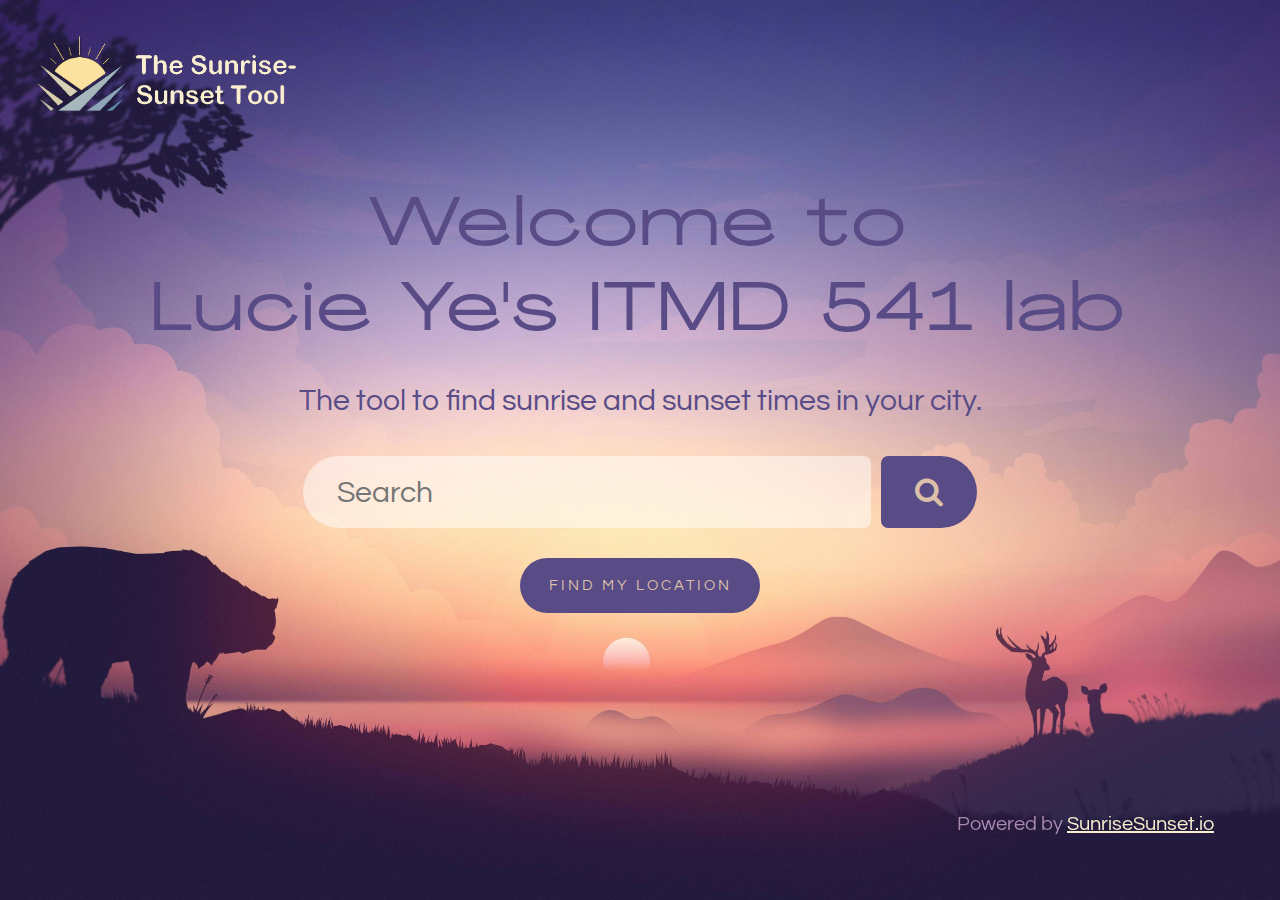
<file: index.html>
<!DOCTYPE html>
<html lang="en">

<head>
    <meta charset="UTF-8">
    <meta name="viewport" content="width=device-width, initial-scale=1.0">
    <title>Sunset and Sunrise times</title>
    <link rel="icon" type = "image/png" href = "img/tab-icon.png">
    <link href="style-common.css" rel="stylesheet">
    <link href="style-landing.css" rel="stylesheet">
    <link href="font.css" rel="stylesheet">
    <link href='https://fonts.googleapis.com/css?family=Questrial' rel='stylesheet'>
    <link rel="stylesheet" href="https://cdnjs.cloudflare.com/ajax/libs/font-awesome/4.7.0/css/font-awesome.min.css">
    <script src="script.js"></script>
</head>

<body>
    <header>
        <a href="./" id="home"><img src="./img/logo.png" alt="Sunrise-Sunset Logo"></a>
    </header>
    <div class="content">
        <div class="welcome">
            <h1>Welcome to<br>Lucie Ye's ITMD 541 lab</h1>
            <p>The tool to find sunrise and sunset times in your city.</p>
        </div>

        <div class="input-group">
            <input type="text" class="search-input" id="location" placeholder="Search">
            <span class="input-group-btn">
                <button type="submit" class="search-btn" data-target="#search-form" id="search-btn"><i
                        class="fa fa-search"></i></button>
            </span>
        </div>
        <button type="button" id="find-location">FIND MY LOCATION</button>
    </div>
    <footer>
        <p>Powered by <a href="https://sunrisesunset.io">SunriseSunset.io</a></p>
    </footer>
</body>

</html>
</file>
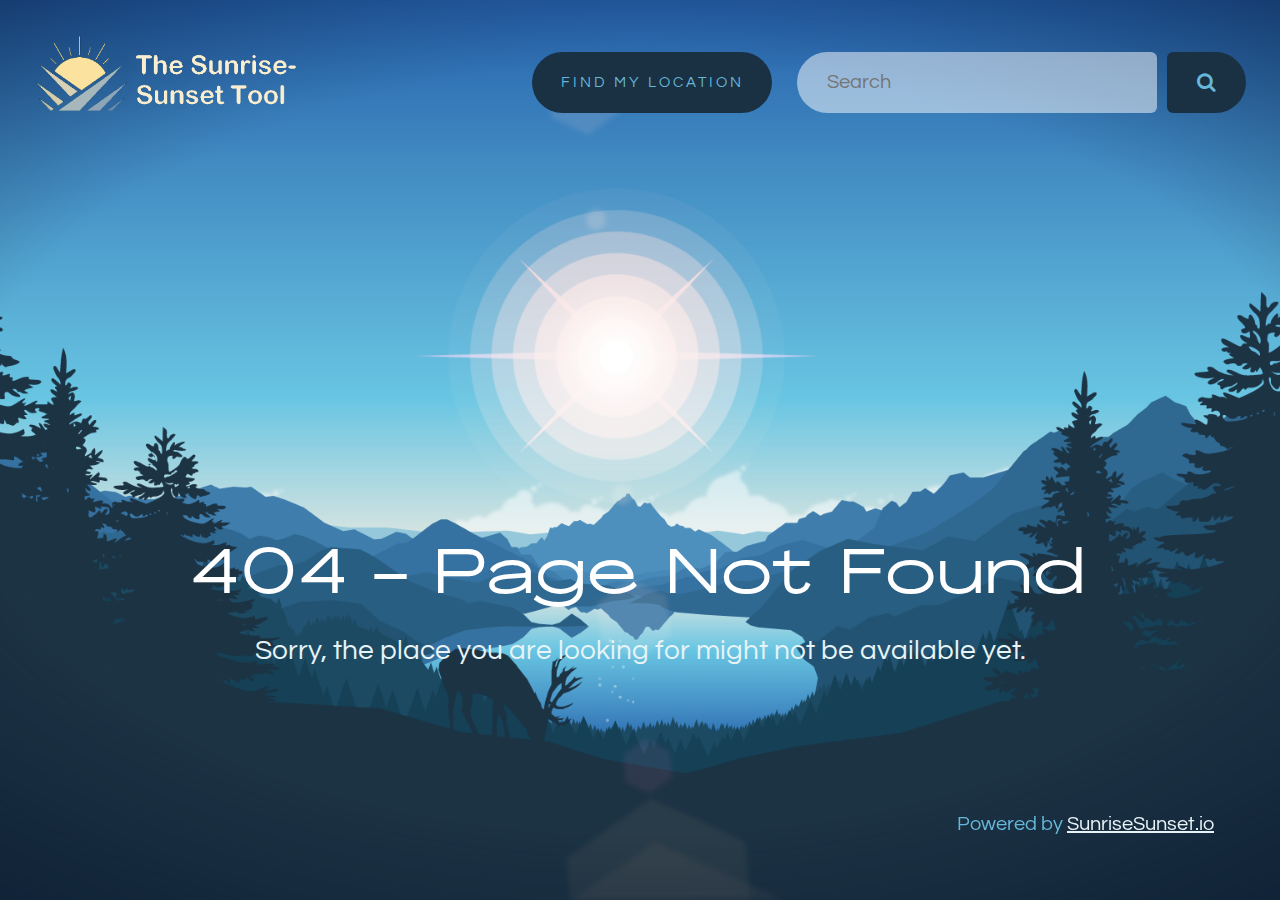
<file: dashboard.html>
<!DOCTYPE html>
<html lang="en">

<head>
    <meta charset="UTF-8">
    <meta name="viewport" content="width=device-width, initial-scale=1.0">
    <title>Sunset and Sunrise times</title>
    <link rel="icon" type = "image/png" href = "img/tab-icon.png">
    <link href="style-common.css" rel="stylesheet">
    <link href="style-dashboard.css" rel="stylesheet">
    <link href="font.css" rel="stylesheet">
    <link href='https://fonts.googleapis.com/css?family=Questrial' rel='stylesheet'>
    <link rel="stylesheet" href="https://cdnjs.cloudflare.com/ajax/libs/font-awesome/4.7.0/css/font-awesome.min.css">
    <script src="script.js"></script>
    <script src="dashboard.js"></script>
</head>

<body>
    <header>
        <a href="./" id="home"><img src="./img/logo.png" alt="Sunrise-Sunset Logo"></a>
        <div class="user-search">
            <button type="button" id="find-location">FIND MY LOCATION</button>
            <div class="input-group">
                <input type="text" class="search-input" id="location" placeholder="Search">
                <span class="input-group-btn">
                    <button type="submit" class="search-btn" data-target="#search-form" id="search-btn"><i
                            class="fa fa-search"></i></button>
                </span>
            </div>
        </div>
    </header>
</body>

</html>
</file>
<file: style-common.css>
* {
    margin: 0;
    padding: 0;
}

body {
    background-size: cover;
    background-attachment: fixed;
    background-position: center;
    overflow-x: hidden;
    font-family: 'Questrial';
}

header {
    display: flex;
    flex-direction: row;
    justify-content: space-between;
    align-items: center;
    padding: 20px;
    padding-right: 34px;
}

.user-search {
    display: flex;
    flex-direction: row;
    align-items: center;
    margin-top: 3.5vh;
}

#home img {
    position: absolute;
    top: 4vh;
    left: 4vh;
    width: 260px;
    height: auto;
}

h1,
h2 {
    font-family: 'Agrandir';
    font-weight: bolder;
    text-align: left;
    letter-spacing: 5px;
    color: rgba(255, 255, 255, 0.75);
    font-size: 60px;
    margin-top: 45px;
    margin-left: 4vh;
    margin-right: 4vh;
}

.input-group {
    display: flex;
    justify-content: center;
    align-items: stretch;
    margin-left: 25px;
}

.search-input,
.search-btn,
button {
    padding: 20px 30px;
    border: none;
    border-radius: 50px;
    font-size: 20px;
    font-family: 'Questrial';
    cursor: pointer;
}

.search-input {
    font-family: 'Questrial';
    border-top-right-radius: 10px;
    border-bottom-right-radius: 10px;
    width: 300px;
    cursor: text;
}

.search-btn {
    margin-left: 10px;
    border-top-left-radius: 10px;
    border-bottom-left-radius: 10px;
}

input:focus {
    outline: none;
}

#find-location {
    padding: 5px 6px;
    width: 240px;
    height: 61px;
    font-size: 15px;
    letter-spacing: 3px;
    display: block;
    margin-left: auto;
    margin-right: auto;
}

footer {
    bottom: 4vh;
    right: 4vh;
    margin: 10px;
    text-align: right;
}

/* For small screens */
@media only screen and (max-width: 790px) {
    #home img {
        width: 180px;
    }

    header {
        justify-content: center;
        padding: 4vh;
    }
    
    .search-input {
        width: 70%;
    }

    #find-location {
        height: 40px;
        margin-top: 14px;
    }

    .user-search {
        flex-direction: column-reverse;
        justify-content: center;
        margin-top: 12vh;
    }

    .input-group {
        margin-left: 0px;
    }

    footer {
        font-size: 14px;
    }
}

/* For medium screens */
@media only screen and (min-width: 681px) and (max-width: 1074px) {
    #home img {
        width: 220px;
    }

    .search-input {
        width: 70%;
    }

    #find-location {
        height: 40px;
        margin: 0;
        margin-left: auto;
        margin-top: 14px;
    }

    .user-search {
        flex-direction: column-reverse;
        justify-content: center;
        margin-right: 2vh;
    }

    .input-group {
        margin-left: 0px;
    }

    footer {
        padding: 15px;
        font-size: 18px;
    }
}

/* For large screens */
@media only screen and (min-width: 1075px) {
    #home img {
        width: 260px;
    }

    footer {
        padding: 20px;
        font-size: 20px;
    }
}
</file>
<file: style-landing.css>
body {
    background-image: url("./img/backgrounds/landing.jpg");
    overflow: hidden;
}

#home img {
    position: absolute;
    top: 4vh;
    left: 4vh;
    width: 260px;
    height: auto;
}

h1 {
    text-align: center;
    color: #584B86;
    font-size: 65px;
    margin: 0;
    padding: 10px;
}

.content {
    display: flex;
    flex-direction: column;
    align-items: center;
    margin-top: 15vh;
}

.welcome p {
    font-size: 30px;
    color: #584B86;
    margin-top: 20px;
    text-align: center;
}

.input-group {
    margin: 0;
    margin-top: 30px;
    padding: 10px;
}

.search-input,
.search-btn,
button {
    padding: 20px 34px;
    border: none;
    border-radius: 50px;
    font-size: 30px;
    font-family: 'Questrial';
    background-color: #584B86;
    color: #DCC0A9;
    cursor: pointer;
}

.search-input {
    font-family: 'Questrial';
    background-color: rgba(255, 255, 255, 0.5);
    border-top-right-radius: 10px;
    border-bottom-right-radius: 10px;
    width: 350px;
    cursor: text;
}

.search-btn {
    margin-left: 10px;
    border-top-left-radius: 10px;
    border-bottom-left-radius: 10px;
}

.search-input {
    background-color: rgba(255, 255, 255, 0.5);
    color: #584B86;
}

#find-location {
    margin-top: 20px;
    height: 55px;
}

footer {
    position: fixed;
    color: #A78BAF;
}

footer a {
    color: rgb(249, 238, 207);
}

/* For small screens */
@media only screen and (max-width: 680px) {
    #home img {
        width: 180px;
    }

    .search-input {
        width: 200px;
    }

    #find-location {
        height: 40px;
    }

    h1 {
        font-size: 40px;
        text-align: center;
    }

    .welcome p {
        font-size: 20px;
    }

    footer {
        font-size: 14px;
        padding: 10px;
    }
}

/* For medium screens */
@media only screen and (min-width: 681px) and (max-width: 1074px) {
    #home img {
        width: 220px;
    }

    .search-input {
        width: 300px;
    }

    #find-location {
        height: 40px;
        margin: 0;
    }

    h1 {
        font-size: 50px;
        text-align: center;
    }

    .welcome p {
        font-size: 25px;
    }

    footer {
        padding: 15px;
        font-size: 18px;
    }
}

/* For large screens */
@media only screen and (min-width: 1075px) {
    #home img {
        width: 260px;
    }

    .search-input {
        width: 500px;
    }

    #find-location {
        height: 55px;
    }

    h1 {
        font-size: 65px;
        text-align: center;
    }

    .welcome p {
        font-size: 30px;
    }

    footer {
        padding: 20px;
        font-size: 20px;
    }
}
</file>
<file: font.css>
@font-face {
    font-family: 'Agrandir';
    src: url('./font/Agrandir.otf') format('opentype');
}
</file>
<file: style-dashboard.css>
body {
    background-image: url("./img/backgrounds/dashboard.jpg");
}

.search-input,
.search-btn,
button {
    color: #DCC0A9;
    background-color: #423E53;
}

.search-input {
    color: #423E53;
    background-color: rgba(255, 255, 255, 0.5);
}

.intro p {
    font-family: 'Questrial';
    color: rgba(255, 255, 255, 0.75);
    font-size: 30px;
    margin-top: 15px;
    margin-left: 4vh;
}

.dashboard {
    display: flex;
}

.info {
    padding: 4vh;
    margin-top: 50px;
}

h2 {
    text-align: center;
    letter-spacing: 5px;
    color: rgba(255, 255, 255, 0.75);
    margin: 0;
}

.details {
    margin-top: 10px;
    padding: 40px;
    width: auto;
    height: auto;
    background-color: rgba(255, 255, 255, 0.19);
    border: none;
    border-radius: 20px;
}

.details img {
    width: 40%;
    height: auto;
    margin-bottom: 10px;
}

.details p {
    font-family: 'Questrial';
    color: rgba(255, 255, 255, 0.75);
    font-size: 22px;
}

.sun {
    display: flex;
    flex-direction: row;
    align-items: stretch;
}

.sunrise,
.sunset,
.solar-noon,
.day-length {
    text-align: center;
    padding: 22px;
}

footer {
    color: #423E53;
}

footer a {
    color: rgba(255, 255, 255, 0.75);
}

/* For small screens */
@media only screen and (max-width: 790px) {
    .dashboard {
        flex-direction: column;
    }

    .intro p {
        font-size: 19px;
        margin-right: 4vh;
    }

    .info p {
        margin-bottom: 5px;
    }

    h1, h2 {
        margin-top: 2vh;
        font-size: 30px;
    }

    .details img {
        width: 70%;
    }

    .details p {
        font-size: 16px;
    }
}

/* For medium screens */
@media only screen and (min-width: 681px) and (max-width: 1074px) {
    .dashboard {
        flex-direction: column;
    }

    .intro p {
        font-size: 25px;
        margin-right: 4vh;
    }
}
</file>
